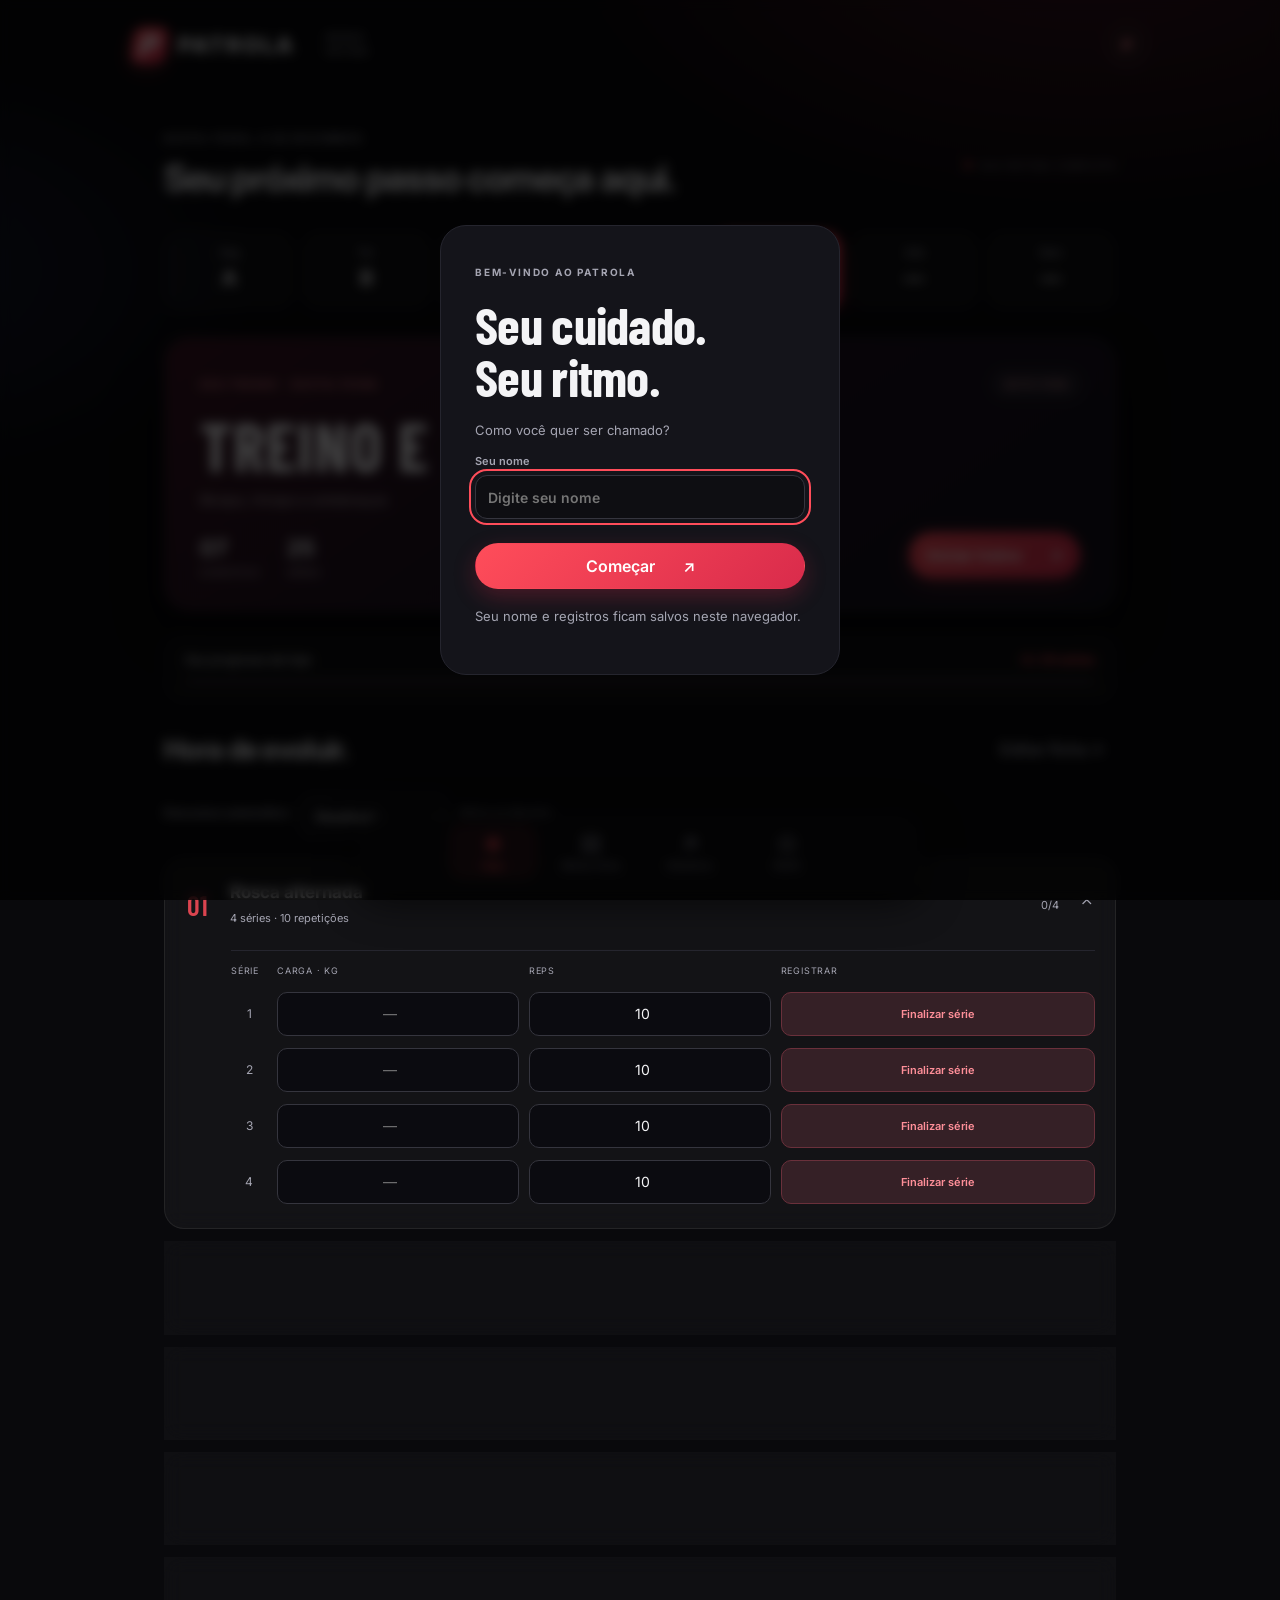
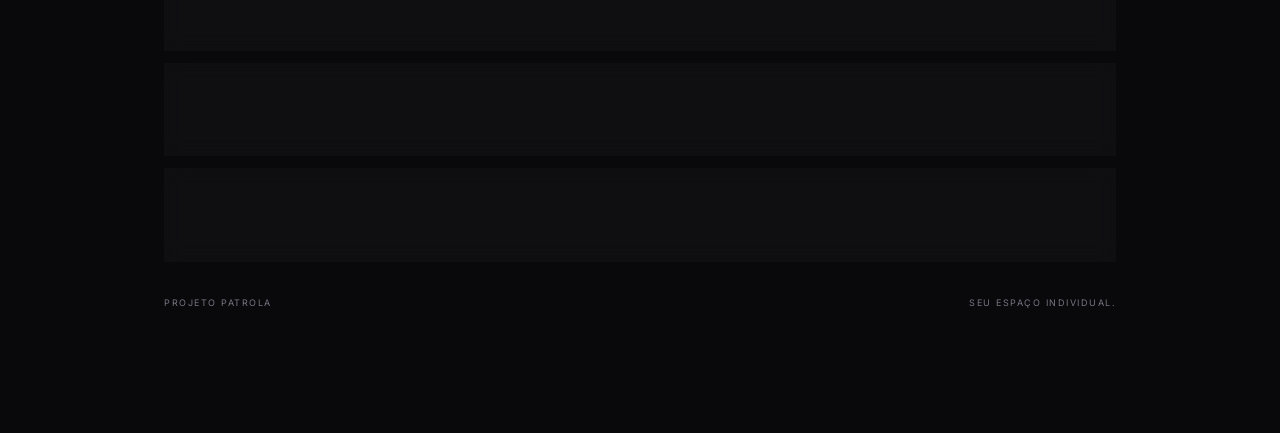
<file: index.html>
<!doctype html>
<html lang="pt-BR">
<head>
  <meta charset="utf-8">
  <meta name="viewport" content="width=device-width, initial-scale=1, viewport-fit=cover">
  <meta name="theme-color" content="#0b0b0e">
  <meta name="description" content="Ficha de treino A–E com cardio e registro de séries.">
  <meta name="apple-mobile-web-app-capable" content="yes">
  <title>Patrola · Minha rotina</title>
  <link rel="icon" href="icon.svg" type="image/svg+xml">
  <link rel="manifest" href="manifest.json">
  <link rel="stylesheet" href="style.css?v=4">
  <script src="app.js?v=4" defer></script>
</head>
<body>
  <header class="topbar"><a class="brand" href="./" aria-label="Patrola, início"><span class="brand-icon">P<span></span></span>PATROLA<span class="brand-tag">MINHA ROTINA</span></a><button id="profile-shortcut" class="avatar" aria-label="Abrir perfil">P</button></header>
  <main>
    <div class="welcome"><div><p id="date-label" class="eyebrow"></p><h1 id="greeting">Seu próximo passo começa aqui.</h1></div><span class="live-label"><i></i> SUA ROTINA COMPLETA</span></div>
    <section id="view-today" aria-label="Treino de hoje"></section>
    <section id="view-plans" hidden aria-label="Minha ficha"></section>
    <section id="view-history" hidden aria-label="Histórico"></section>
    <section id="view-profile" hidden aria-label="Meu perfil"></section>
    <p class="footer-note">PROJETO PATROLA <span>SEU ESPAÇO INDIVIDUAL.</span></p>
  </main>
  <nav class="tabbar" aria-label="Navegação principal">
    <button data-tab="today" class="active"><span aria-hidden="true">◈</span>Hoje</button>
    <button data-tab="plans"><span aria-hidden="true">▤</span>Minha ficha</button>
    <button data-tab="history"><span aria-hidden="true">↗</span>Histórico</button>
    <button data-tab="profile"><span aria-hidden="true">◎</span>Perfil</button>
  </nav>
  <aside id="rest-bar" class="rest-bar" hidden><div><span class="eyebrow">DESCANSO</span><strong id="rest-clock" role="timer">00:00</strong></div><button id="rest-extra" class="ghost">+30s</button><button id="rest-stop" class="ghost">Encerrar</button></aside>
  <aside id="set-timer" class="set-timer" hidden><div><span class="eyebrow">TEMPO DA SÉRIE</span><p id="set-timer-name"></p><strong id="set-clock" role="timer">00:00</strong></div><div><button id="set-pause" class="outline">Pausar</button><button id="set-cancel" class="ghost">Encerrar</button></div></aside>
  <div id="toast" role="status" aria-live="polite"></div>
  <dialog id="name-dialog"><form id="name-form"><span class="eyebrow red">BEM-VINDO AO PATROLA</span><h2>Seu cuidado.<br>Seu ritmo.</h2><p>Como você quer ser chamado?</p><label>Seu nome<input id="user-name" name="name" autocomplete="given-name" required maxlength="40" placeholder="Digite seu nome"></label><button class="primary wide" type="submit">Começar <span>↗</span></button><p class="muted small">Seu nome e registros ficam salvos neste navegador.</p></form></dialog>
  <dialog id="edit-dialog"><form id="edit-form"><div class="section-heading"><div><span class="eyebrow red">SUA FICHA, DO SEU JEITO</span><h2 id="edit-title">Editar treino</h2></div><button type="button" class="ghost" id="close-editor" aria-label="Fechar editor">✕</button></div><div class="form-grid"><label>Nome do treino<input name="title" required maxlength="60" placeholder="Treino F"></label><label>Dia da semana<select name="day"><option value="-1">Sem dia fixo</option><option value="1">Segunda-feira</option><option value="2">Terça-feira</option><option value="3">Quarta-feira</option><option value="4">Quinta-feira</option><option value="5">Sexta-feira</option><option value="6">Sábado</option><option value="0">Domingo</option></select></label></div><label>Foco do treino<input name="focus" maxlength="100" placeholder="Ex.: Peito e ombros"></label><div class="section-heading"><h3>Exercícios</h3><span class="muted small">Na ordem de execução</span></div><div id="editor-exercises"></div><button id="add-exercise" class="outline wide" type="button">+ Adicionar exercício</button><p class="muted small">Alterações valem para sessões ainda não iniciadas. Os registros anteriores são preservados.</p><div class="dialog-footer"><button id="delete-plan" type="button" class="danger">Excluir treino</button><button class="primary" type="submit">Salvar treino ✓</button></div></form></dialog>
</body>
</html>
</file>
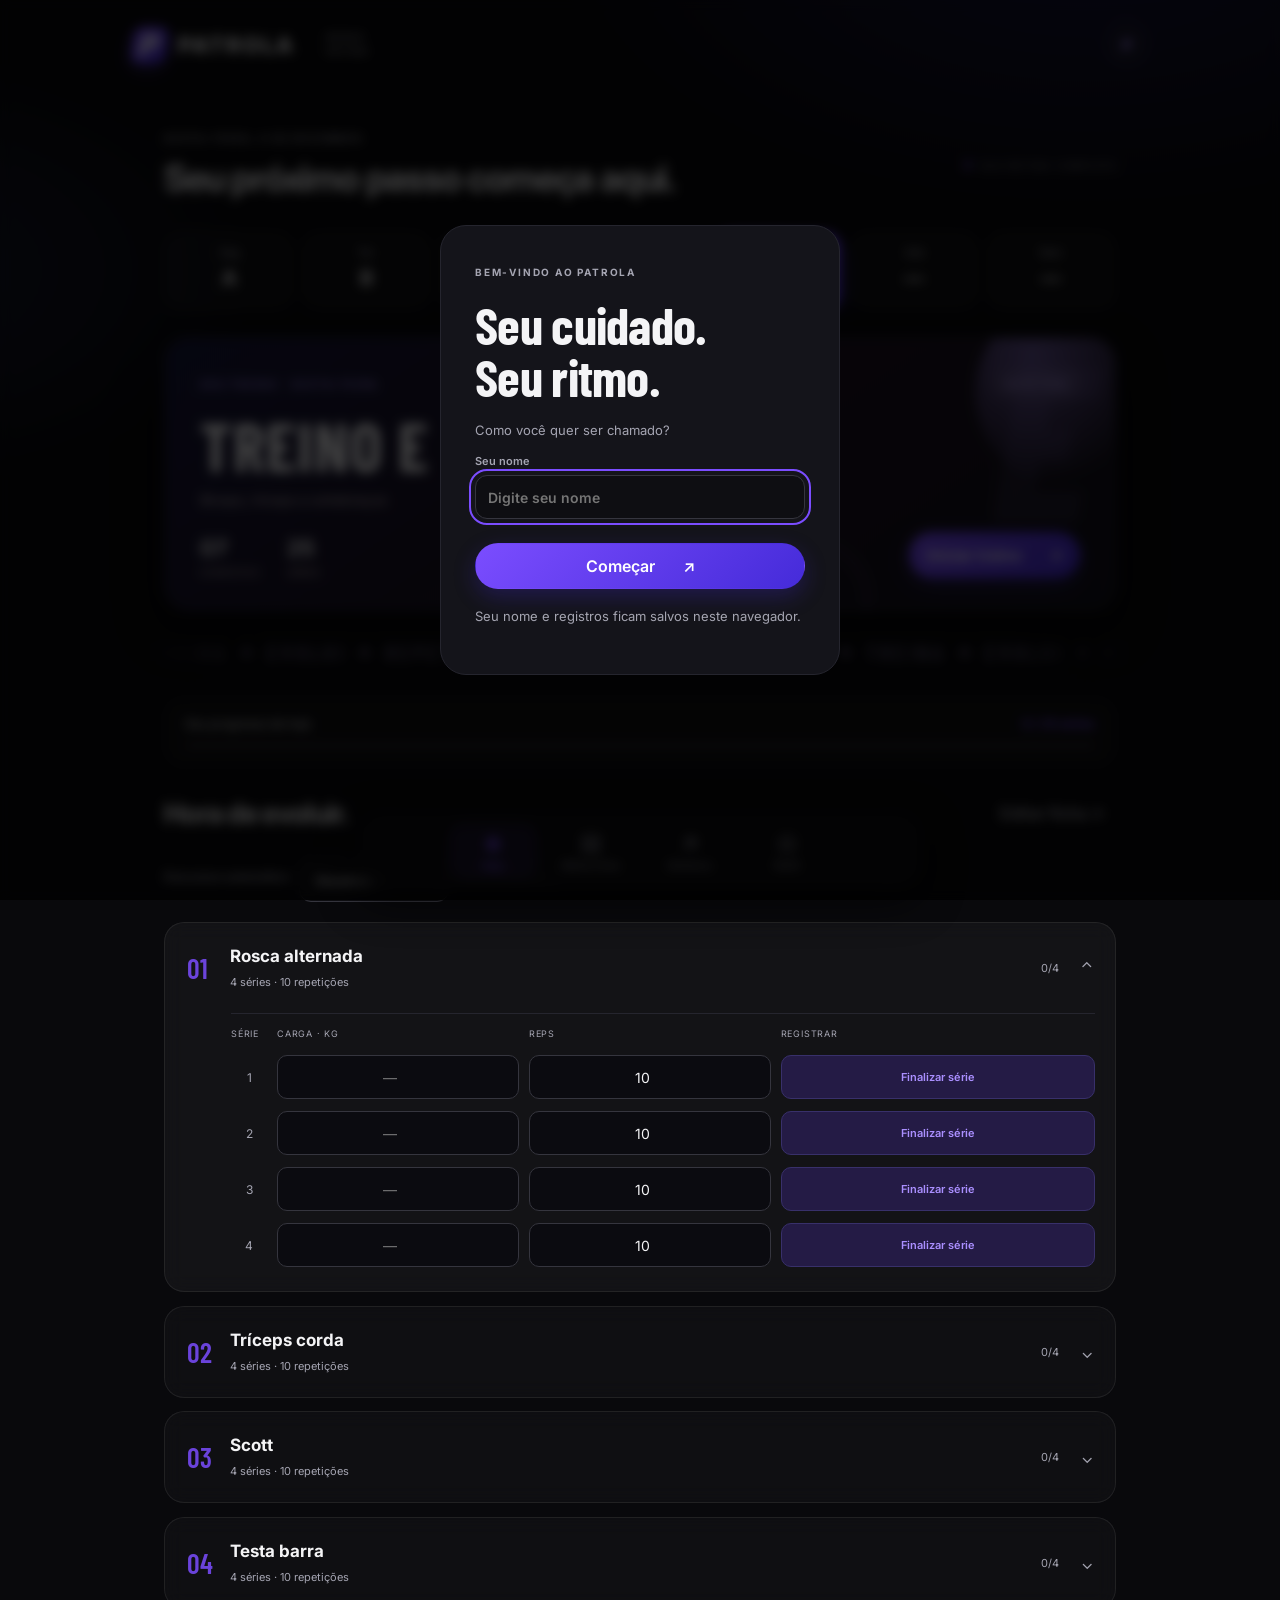
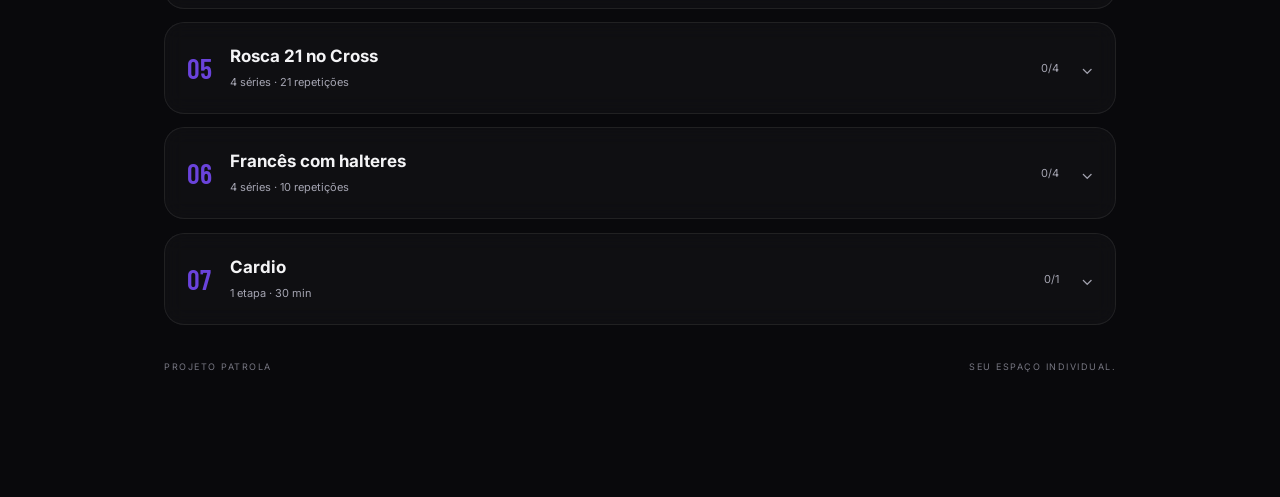
<file: joelho/index.html>
<!doctype html>
<html lang="pt-BR">
<head>
  <meta charset="utf-8">
  <meta name="viewport" content="width=device-width, initial-scale=1, viewport-fit=cover">
  <meta name="theme-color" content="#0b0b0e">
  <meta name="description" content="Ficha de treino A–E com cardio e registro de séries.">
  <meta name="apple-mobile-web-app-capable" content="yes">
  <title>Patrola · Minha rotina</title>
  <link rel="icon" href="icon.svg" type="image/svg+xml">
  <link rel="apple-touch-icon" href="apple-touch-icon.png">
  <link rel="manifest" href="manifest.json">
  <link rel="stylesheet" href="style.css?v=6">
  <script src="app.js?v=6" defer></script>
  <script src="motion.js?v=6" defer></script>
</head>
<body>
  <header class="topbar"><a class="brand" href="./" aria-label="Patrola, início"><span class="brand-icon">P<span></span></span>PATROLA<span class="brand-tag">MINHA ROTINA</span></a><button id="profile-shortcut" class="avatar" aria-label="Abrir perfil">P</button></header>
  <main>
    <div class="welcome"><div><p id="date-label" class="eyebrow"></p><h1 id="greeting">Seu próximo passo começa aqui.</h1></div><span class="live-label"><i></i> SUA ROTINA COMPLETA</span></div>
    <section id="view-today" aria-label="Treino de hoje"></section>
    <section id="view-plans" hidden aria-label="Minha ficha"></section>
    <section id="view-history" hidden aria-label="Histórico"></section>
    <section id="view-profile" hidden aria-label="Meu perfil"></section>
    <p class="footer-note">PROJETO PATROLA <span>SEU ESPAÇO INDIVIDUAL.</span></p>
  </main>
  <nav class="tabbar" aria-label="Navegação principal">
    <button data-tab="today" class="active"><span aria-hidden="true">◈</span>Hoje</button>
    <button data-tab="plans"><span aria-hidden="true">▤</span>Minha ficha</button>
    <button data-tab="history"><span aria-hidden="true">↗</span>Histórico</button>
    <button data-tab="profile"><span aria-hidden="true">◎</span>Perfil</button>
  </nav>
  <aside id="rest-bar" class="rest-bar" hidden><div><span class="eyebrow">DESCANSO</span><strong id="rest-clock" role="timer">00:00</strong></div><button id="rest-extra" class="ghost">+30s</button><button id="rest-stop" class="ghost">Encerrar</button></aside>
  <aside id="set-timer" class="set-timer" hidden><div><span class="eyebrow">TEMPO DA SÉRIE</span><p id="set-timer-name"></p><strong id="set-clock" role="timer">00:00</strong></div><div><button id="set-pause" class="outline">Pausar</button><button id="set-cancel" class="ghost">Encerrar</button></div></aside>
  <div id="toast" role="status" aria-live="polite"></div>
  <dialog id="name-dialog"><form id="name-form"><span class="eyebrow red">BEM-VINDO AO PATROLA</span><h2>Seu cuidado.<br>Seu ritmo.</h2><p>Como você quer ser chamado?</p><label>Seu nome<input id="user-name" name="name" autocomplete="given-name" required maxlength="40" placeholder="Digite seu nome"></label><button class="primary wide" type="submit">Começar <span>↗</span></button><p class="muted small">Seu nome e registros ficam salvos neste navegador.</p></form></dialog>
  <dialog id="edit-dialog"><form id="edit-form"><div class="section-heading"><div><span class="eyebrow red">SUA FICHA, DO SEU JEITO</span><h2 id="edit-title">Editar treino</h2></div><button type="button" class="ghost" id="close-editor" aria-label="Fechar editor">✕</button></div><div class="form-grid"><label>Nome do treino<input name="title" required maxlength="60" placeholder="Treino F"></label><label>Dia da semana<select name="day"><option value="-1">Sem dia fixo</option><option value="1">Segunda-feira</option><option value="2">Terça-feira</option><option value="3">Quarta-feira</option><option value="4">Quinta-feira</option><option value="5">Sexta-feira</option><option value="6">Sábado</option><option value="0">Domingo</option></select></label></div><label>Foco do treino<input name="focus" maxlength="100" placeholder="Ex.: Peito e ombros"></label><div class="section-heading"><h3>Exercícios</h3><span class="muted small">Na ordem de execução</span></div><div id="editor-exercises"></div><button id="add-exercise" class="outline wide" type="button">+ Adicionar exercício</button><p class="muted small">Alterações valem para sessões ainda não iniciadas. Os registros anteriores são preservados.</p><div class="dialog-footer"><button id="delete-plan" type="button" class="danger">Excluir treino</button><button class="primary" type="submit">Salvar treino ✓</button></div></form></dialog>
</body>
</html>
</file>
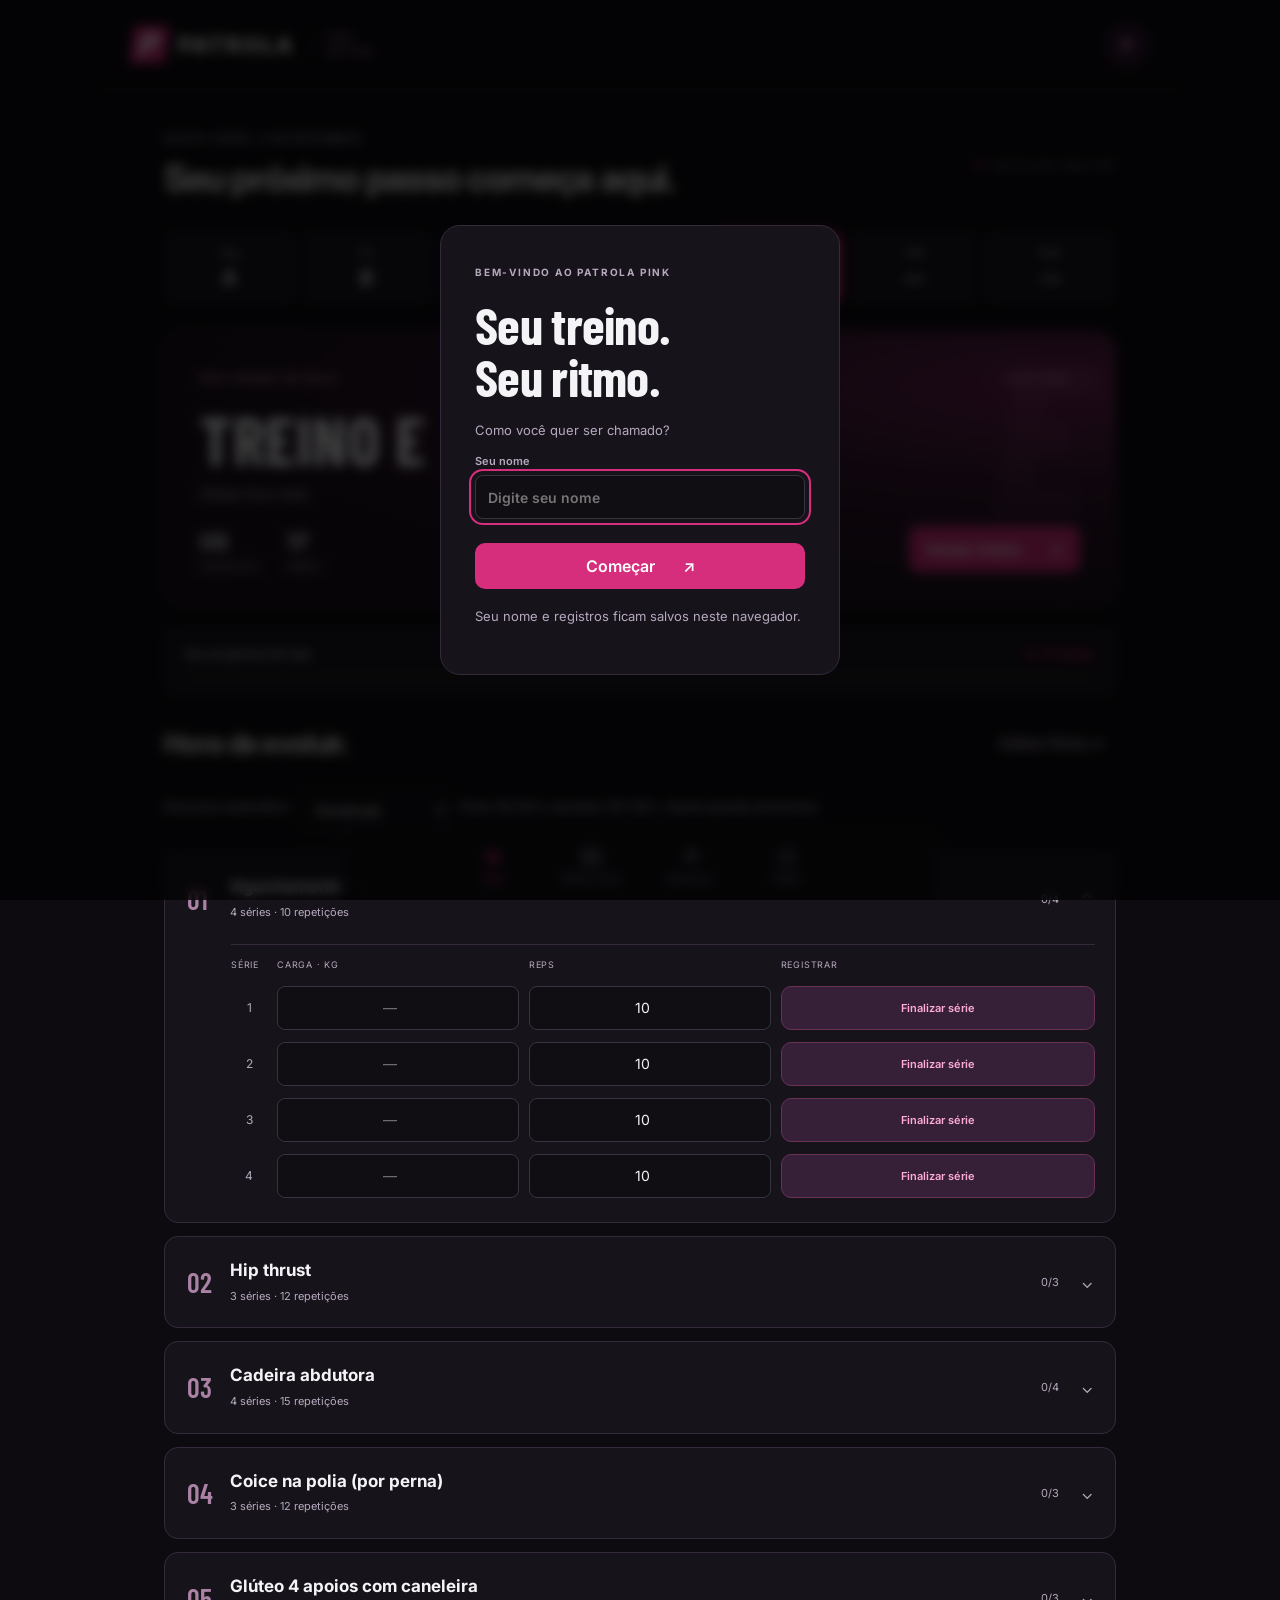
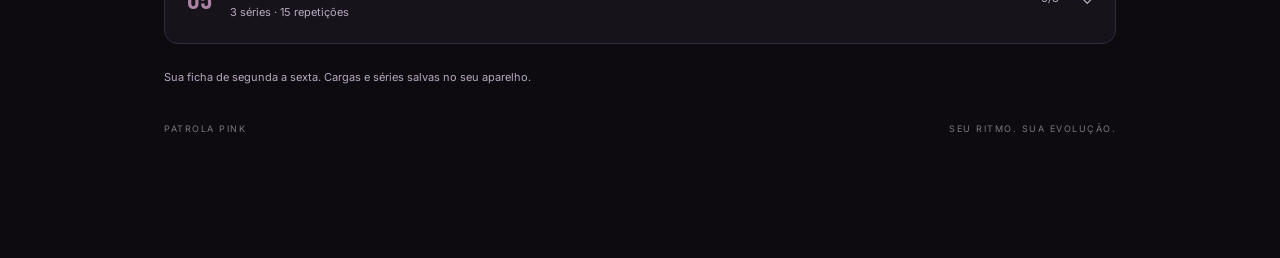
<file: rosa/index.html>
<!doctype html>
<html lang="pt-BR">
<head>
  <meta charset="utf-8">
  <meta name="viewport" content="width=device-width, initial-scale=1, viewport-fit=cover">
  <meta name="theme-color" content="#0e0b10">
  <meta name="description" content="Sua ficha, seu ritmo. Treinos, cargas e séries no Patrola Pink.">
  <meta name="apple-mobile-web-app-capable" content="yes">
  <title>Patrola Pink · Seu treino</title>
  <link rel="icon" href="icon.svg" type="image/svg+xml">
  <link rel="manifest" href="manifest.json">
  <link rel="stylesheet" href="style.css?v=pink1">
  <script src="app.js?v=pink1" defer></script>
</head>
<body>
  <header class="topbar"><a class="brand" href="./" aria-label="Patrola, início"><span class="brand-icon">P<span></span></span>PATROLA<span class="brand-tag">PINK EDITION</span></a><button id="profile-shortcut" class="avatar" aria-label="Abrir perfil">P</button></header>
  <main>
    <div class="welcome"><div><p id="date-label" class="eyebrow"></p><h1 id="greeting">Seu próximo passo começa aqui.</h1></div><span class="live-label"><i></i> UM DIA DE CADA VEZ</span></div>
    <section id="view-today" aria-label="Treino de hoje"></section>
    <section id="view-plans" hidden aria-label="Minha ficha"></section>
    <section id="view-history" hidden aria-label="Histórico"></section>
    <section id="view-profile" hidden aria-label="Meu perfil"></section>
    <p class="source-note">Sua ficha de segunda a sexta. Cargas e séries salvas no seu aparelho.</p><p class="footer-note">PATROLA PINK <span>SEU RITMO. SUA EVOLUÇÃO.</span></p>
  </main>
  <nav class="tabbar" aria-label="Navegação principal">
    <button data-tab="today" class="active"><span aria-hidden="true">◈</span>Hoje</button>
    <button data-tab="plans"><span aria-hidden="true">▤</span>Minha ficha</button>
    <button data-tab="history"><span aria-hidden="true">↗</span>Histórico</button>
    <button data-tab="profile"><span aria-hidden="true">◎</span>Perfil</button>
  </nav>
  <aside id="rest-bar" class="rest-bar" hidden><div><span class="eyebrow">DESCANSO</span><strong id="rest-clock" role="timer">00:00</strong></div><button id="rest-extra" class="ghost">+30s</button><button id="rest-stop" class="ghost">Encerrar</button></aside>
  <aside id="set-timer" class="set-timer" hidden><div><span class="eyebrow">TEMPO DA SÉRIE</span><p id="set-timer-name"></p><strong id="set-clock" role="timer">00:00</strong></div><div><button id="set-pause" class="outline">Pausar</button><button id="set-cancel" class="ghost">Encerrar</button></div></aside>
  <div id="toast" role="status" aria-live="polite"></div>
  <dialog id="name-dialog"><form id="name-form"><span class="eyebrow red">BEM-VINDO AO PATROLA PINK</span><h2>Seu treino.<br>Seu ritmo.</h2><p>Como você quer ser chamado?</p><label>Seu nome<input id="user-name" name="name" autocomplete="given-name" required maxlength="40" placeholder="Digite seu nome"></label><button class="primary wide" type="submit">Começar <span>↗</span></button><p class="muted small">Seu nome e registros ficam salvos neste navegador.</p></form></dialog>
  <dialog id="edit-dialog"><form id="edit-form"><div class="section-heading"><div><span class="eyebrow red">SUA FICHA, DO SEU JEITO</span><h2 id="edit-title">Editar treino</h2></div><button type="button" class="ghost" id="close-editor" aria-label="Fechar editor">✕</button></div><div class="form-grid"><label>Nome do treino<input name="title" required maxlength="60" placeholder="Treino F"></label><label>Dia da semana<select name="day"><option value="-1">Sem dia fixo</option><option value="1">Segunda-feira</option><option value="2">Terça-feira</option><option value="3">Quarta-feira</option><option value="4">Quinta-feira</option><option value="5">Sexta-feira</option><option value="6">Sábado</option><option value="0">Domingo</option></select></label></div><label>Foco do treino<input name="focus" maxlength="100" placeholder="Ex.: Peito e ombros"></label><div class="section-heading"><h3>Exercícios</h3><span class="muted small">Na ordem de execução</span></div><div id="editor-exercises"></div><button id="add-exercise" class="outline wide" type="button">+ Adicionar exercício</button><p class="muted small">Alterações valem para sessões ainda não iniciadas. Os registros anteriores são preservados.</p><div class="dialog-footer"><button id="delete-plan" type="button" class="danger">Excluir treino</button><button class="primary" type="submit">Salvar treino ✓</button></div></form></dialog>
</body>
</html>
</file>
<file: style.css>
@import url('https://fonts.googleapis.com/css2?family=Barlow+Condensed:wght@600;700;800&family=Inter:wght@400;500;600;700;800&display=swap');
:root{color-scheme:dark;--bg:#0b0b0e;--surface:#141418;--raised:#1c1c22;--border:#2a2a32;--muted:#a5a5b2;--red:#f23845;--text:#f4f4f6;--green:#74dda4;font-family:Inter,system-ui,sans-serif;background:var(--bg);color:var(--text)}
*{box-sizing:border-box}body{margin:0;padding-bottom:100px}button,input,select{font:inherit}button,a,input,select{ -webkit-tap-highlight-color:transparent}button{cursor:pointer}button{border:1px solid transparent;color:var(--text);background:var(--raised);border-radius:10px;padding:12px 17px;font-weight:600;min-height:44px}button:hover{filter:brightness(1.17)}button:disabled{cursor:default;opacity:.5}button:focus-visible,a:focus-visible,input:focus-visible,select:focus-visible,summary:focus-visible{outline:2px solid var(--red);outline-offset:4px}a{color:inherit}h1,h2,h3,p{margin-top:0}h1{font-size:clamp(24px,4vw,36px);letter-spacing:-1.2px;margin:10px 0 0}h2{font-size:27px;letter-spacing:-.7px;margin:4px 0 14px}h3{font-size:17px;line-height:1.4;margin:0}p{line-height:1.6}small,.small{font-size:12px}.muted{color:var(--muted)}.red{color:var(--red)}[hidden]{display:none!important}.topbar{height:90px;max-width:1080px;margin:auto;padding:0 32px;display:flex;align-items:center;justify-content:space-between;border-bottom:1px solid var(--border)}.brand{display:flex;align-items:center;gap:11px;text-decoration:none;letter-spacing:2px;font-weight:800;font-size:22px}.brand-icon{display:grid;place-items:center;background:var(--red);color:white;width:35px;height:37px;transform:skew(-8deg);font-style:italic;font-size:29px;letter-spacing:-4px;padding-right:5px}.brand-tag{font-size:8px;color:var(--muted);letter-spacing:2px;border-left:1px solid var(--border);padding-left:15px;margin-left:5px;max-width:70px;line-height:1.7}.avatar{border-radius:50%;height:42px;width:42px;padding:0;background:#29171d;border:1px solid #653039;color:#ff8790;font-weight:800}.welcome{display:flex;justify-content:space-between;align-items:center;margin:35px 0 30px}.eyebrow{font-size:10px;letter-spacing:1.8px;font-weight:700;text-transform:uppercase;margin:0;color:var(--muted)}.live-label{font-size:9px;letter-spacing:1.5px;color:var(--muted);display:flex;gap:9px;align-items:center}.live-label i{width:6px;height:6px;background:var(--red);border-radius:50%}main{max-width:1000px;padding:0 24px;margin:auto}.days{display:flex;gap:9px;margin-bottom:22px;overflow-x:auto;padding:2px 1px 5px}.day{flex:1;min-width:62px;border:1px solid var(--border);background:var(--surface);display:flex;flex-direction:column;align-items:center;padding:12px 8px;gap:8px}.day small{font-size:10px;color:var(--muted)}.day b{font-size:20px}.day.active{background:var(--red);border-color:var(--red)}.day.active small{color:white}.day.is-today:not(.active){border-color:var(--red)}.hero{background:radial-gradient(ellipse at 95% 20%,#6e202c 0%,#30171e 35%,#191317 70%);border:1px solid #52303a;border-radius:20px;padding:30px;position:relative;overflow:hidden;margin-bottom:23px}.hero:after{content:attr(data-letter);position:absolute;right:18px;top:-35px;font:800 220px 'Barlow Condensed',Impact,sans-serif;color:#ff6a7710;transform:skew(-10deg);pointer-events:none}.hero .eyebrow{color:#ff9099}.hero h2{font:700 clamp(46px,7vw,68px)/1 'Barlow Condensed',Impact,sans-serif;letter-spacing:.5px;text-transform:uppercase;margin:13px 0 10px}.hero p{color:#c7b8bf;font-size:14px;margin-bottom:21px}.hero-top{display:flex;justify-content:space-between;align-items:center;gap:15px;position:relative;z-index:1}.pill{font-size:10px;padding:7px 11px;border-radius:20px;border:1px solid #71404a;color:#ffacb3;white-space:nowrap}.hero-bottom{display:flex;justify-content:space-between;gap:20px;align-items:end;position:relative;z-index:1}.hero-stats{display:flex;gap:28px}.hero-stats strong{font-size:22px;display:block}.hero-stats small{display:block;font-size:10px;color:#bbaab2;margin-top:5px}.primary{background:var(--red);color:white}.primary span{margin-left:24px}.outline{background:transparent;border-color:var(--border)}.ghost{background:transparent;color:var(--muted);padding:9px 12px}.danger{background:transparent;color:#ff8b95}.wide{width:100%}.section-heading{display:flex;justify-content:space-between;align-items:center;gap:10px;margin:25px 0 16px}.section-heading h2{margin:0}.section-heading .eyebrow{margin-bottom:6px}.progress-panel{border:1px solid var(--border);background:var(--surface);padding:17px 20px;border-radius:12px;margin-bottom:23px}.progress-panel .row{display:flex;justify-content:space-between;align-items:center;font-size:12px}.progress-panel strong{color:var(--red)}progress{display:block;appearance:none;height:5px;width:100%;border:0;border-radius:10px;margin-top:12px;background:#2d282d}progress::-webkit-progress-bar{background:#2d282d;border-radius:10px}progress::-webkit-progress-value{background:var(--red);border-radius:10px}progress::-moz-progress-bar{background:var(--red);border-radius:10px}.exercise{background:var(--surface);border:1px solid var(--border);border-radius:14px;margin-bottom:13px;overflow:hidden}.exercise summary{padding:20px;display:flex;gap:15px;align-items:center;cursor:pointer;list-style:none}.exercise summary::-webkit-details-marker{display:none}.exercise-number{font:600 28px 'Barlow Condensed',sans-serif;color:#676773;min-width:28px}.exercise-info{flex:1}.exercise-info p{margin:5px 0 0;font-size:11px;color:var(--muted)}.exercise-count{font-size:11px;color:var(--muted);white-space:nowrap}.chevron{color:var(--muted);margin-left:7px}.exercise[open] .chevron{transform:rotate(180deg)}.exercise.complete{border-color:#345846}.exercise.complete .exercise-number,.exercise.complete .exercise-count{color:var(--green)}.set-table{padding:0 20px 18px}.set-head,.set-row{display:grid;grid-template-columns:36px 1fr 1fr minmax(120px,1.3fr);gap:10px;align-items:center}.set-head{border-top:1px solid var(--border);padding:14px 0 10px;font-size:9px;text-transform:uppercase;color:var(--muted);letter-spacing:.8px}.set-row{padding:6px 0}.set-row>span{text-align:center;font-size:12px;color:var(--muted)}input,select{width:100%;min-width:0;background:#0e0e12;border:1px solid #35353e;border-radius:8px;color:var(--text);padding:12px;font-size:14px;min-height:44px}input:disabled{opacity:.65}.set-row input{text-align:center;padding:10px 4px}.set-row button{font-size:11px;padding:10px 5px;background:#352026;color:#ff8f99;border:1px solid #6a303b}.set-row.done button{background:#183526;border-color:#315b43;color:#8ae2ae}.set-row.done input{border-color:#294334}.load-pair{display:flex;gap:4px}.load-pair input{width:50%}.exercise-note{font-size:12px;color:var(--muted);padding:0 20px 14px;margin:0}.plan-grid{display:grid;grid-template-columns:1fr 1fr;gap:15px}.plan-card{border:1px solid var(--border);border-radius:15px;background:var(--surface);padding:22px;display:flex;flex-direction:column;gap:15px}.plan-card h3{font-size:21px}.plan-card p{margin:0;font-size:13px;color:var(--muted)}.plan-card .actions{margin-top:auto;display:flex;gap:8px}.plan-card .actions button:first-child{flex:1}.empty{padding:40px 20px;text-align:center;border:1px dashed var(--border);border-radius:15px;color:var(--muted)}.empty h3{font-size:22px;color:var(--text);margin-bottom:12px}.empty p{font-size:14px}.empty .empty-icon{font-size:42px;color:var(--red);display:block;margin-bottom:15px}.tabbar{position:fixed;z-index:10;bottom:0;left:50%;transform:translateX(-50%);width:100%;display:flex;justify-content:center;gap:35px;background:#101013f5;border-top:1px solid var(--border);backdrop-filter:blur(14px);padding:8px 15px max(8px,env(safe-area-inset-bottom))}.tabbar button{display:flex;flex-direction:column;gap:5px;align-items:center;background:transparent;color:#898996;font-size:10px;border-radius:0;min-width:90px;padding:7px 10px}.tabbar button span{font-size:23px;line-height:1}.tabbar button.active{color:var(--red)}.footer-note{margin:35px 0 22px;font-size:9px;letter-spacing:1.5px;color:#777782;display:flex;justify-content:space-between}.rest-bar{position:fixed;z-index:12;bottom:85px;left:50%;transform:translateX(-50%);width:calc(100% - 32px);max-width:440px;background:#252027;border:1px solid #a14856;border-radius:14px;box-shadow:0 10px 35px #0008;padding:13px 18px;display:flex;align-items:center;gap:8px}.rest-bar>div{flex:1}.rest-bar .eyebrow{font-size:8px;display:block}.rest-bar strong{font-size:24px;font-variant-numeric:tabular-nums}#toast{position:fixed;left:50%;transform:translate(-50%,20px);bottom:170px;z-index:40;background:#eee;color:#17171c;border-radius:10px;padding:13px 20px;font-size:13px;opacity:0;transition:.2s;pointer-events:none;max-width:90%;text-align:center}#toast.visible{opacity:1;transform:translate(-50%,0)}dialog{color:var(--text);background:var(--surface);border:1px solid var(--border);border-radius:20px;width:calc(100% - 32px);max-width:660px;max-height:90dvh;padding:28px}dialog::backdrop{background:#000b;backdrop-filter:blur(6px)}#name-dialog{max-width:400px;padding:34px}#name-dialog h2{font:700 52px/1 'Barlow Condensed',Impact,sans-serif;margin:18px 0}#name-dialog p{font-size:13px;color:var(--muted)}label{display:block;font-size:11px;font-weight:600;color:var(--muted);margin-bottom:15px}label input,label select{margin-top:7px}#name-dialog .primary{margin:9px 0 17px}.form-grid{display:grid;grid-template-columns:1fr 1fr;gap:14px}.editor-row{border:1px solid var(--border);border-radius:10px;padding:16px;margin-bottom:14px;background:#101013}.editor-controls{display:flex;justify-content:space-between;align-items:center;margin-bottom:8px}.editor-controls button{min-height:36px;padding:6px 9px}.editor-row .form-grid{grid-template-columns:1fr 1fr 1fr;gap:10px}.check-label{display:flex;align-items:center;gap:9px;margin:0}.check-label input{width:17px;min-height:17px;margin:0;accent-color:var(--red)}.dialog-footer{display:flex;justify-content:space-between;gap:12px;border-top:1px solid var(--border);padding-top:20px;margin-top:16px}.profile-card{max-width:580px;background:var(--surface);border:1px solid var(--border);border-radius:15px;padding:25px}.profile-card h3{margin:25px 0 10px}.profile-card p{font-size:13px;color:var(--muted)}.profile-actions{display:flex;gap:10px;flex-wrap:wrap}.history-card{background:var(--surface);border:1px solid var(--border);border-radius:12px;padding:20px;margin-bottom:12px}.history-card summary{cursor:pointer;line-height:1.7}.history-card summary strong{margin-right:12px}.history-card .history-ex{border-top:1px solid var(--border);padding-top:14px;margin-top:14px;font-size:13px}.history-card p{color:var(--muted);font-size:12px;margin:5px 0}.metric-row{display:flex;gap:12px;margin-bottom:22px}.metric-row>div{flex:1;background:var(--surface);border:1px solid var(--border);border-radius:12px;padding:18px}.metric-row strong{display:block;font-size:27px}.metric-row small{color:var(--muted);font-size:10px}.rest-config{display:flex;align-items:center;gap:10px;font-size:12px;color:var(--muted);margin:0 0 20px}.rest-config select{max-width:150px;font-size:12px}.banner{border:1px solid #3b664b;background:#14261a;color:#99e0af;border-radius:12px;padding:16px;font-size:14px;margin-bottom:20px}
@media(min-width:800px){.exercise summary{padding:22px}.set-table{padding-left:66px}.hero{padding:32px 35px}.day{padding:13px}.tabbar{width:600px;border:1px solid var(--border);border-bottom:0;border-radius:18px 18px 0 0}.welcome{margin:40px 0 30px}}
@media(max-width:600px){.topbar{height:72px;padding:0 20px}.brand{font-size:20px}.brand-tag{display:none}main{padding:0 16px}.welcome{margin:26px 0 24px}.live-label{display:none}.hero{padding:22px}.hero h2{font-size:52px}.hero-bottom{align-items:center}.hero-stats{gap:18px}.hero-stats strong{font-size:20px}.hero-bottom .primary{font-size:12px;padding:13px}.hero-bottom .primary span{margin-left:8px}.plan-grid{grid-template-columns:1fr}.tabbar{gap:0;justify-content:space-around}.tabbar button{min-width:0;flex:1;padding:6px}.exercise summary{padding:17px 14px;gap:11px}.exercise-info h3{font-size:14px}.exercise-count{font-size:10px}.set-table{padding:0 12px 15px}.set-head,.set-row{grid-template-columns:26px 1fr .8fr 116px;gap:6px}.set-row button{font-size:10px}.set-row input{font-size:13px}.section-heading h2{font-size:23px}.section-heading button{font-size:11px;padding:10px}.footer-note span{font-size:8px;letter-spacing:.6px}dialog{padding:20px}.editor-row{padding:12px}.form-grid{gap:10px}.pill{font-size:9px;padding:6px 8px}.days{gap:6px}.day{min-width:52px;padding:10px 5px}.day small{font-size:9px}.day b{font-size:17px}.rest-config{flex-wrap:wrap}}
@media(prefers-reduced-motion:reduce){*{transition:none!important;scroll-behavior:auto!important}}

.schedule-note{font-size:10px;color:#f99099;letter-spacing:1.3px;margin:5px 0 16px}.source-note{font-size:11px;color:var(--muted);line-height:1.6;margin:25px 0}.set-actions{display:flex;flex-direction:column;gap:5px}.set-actions button{width:100%}.set-actions .timer-button{background:#24242d;border-color:#43434d;color:#ddd}.set-timer{position:fixed;bottom:86px;left:50%;transform:translateX(-50%);z-index:15;width:calc(100% - 30px);max-width:440px;background:#24171e;border:1px solid #a34250;border-radius:16px;padding:18px;display:flex;align-items:center;gap:18px;box-shadow:0 10px 35px #0009}.set-timer>div:first-child{flex:1}.set-timer p{font-size:11px;margin:5px 0;color:var(--muted)}.set-timer strong{font-size:32px;font-variant-numeric:tabular-nums}.set-timer>div:last-child{display:flex;flex-direction:column;gap:6px}.profile-card li{font-size:13px;line-height:1.7;color:var(--muted);margin:8px 0}.tabbar{gap:8px}.exercise-note{line-height:1.7;padding-top:2px}.hero:after{display:none}@media(max-width:600px){.tabbar{gap:0}.tabbar button{font-size:9px;padding:7px 3px}.brand-tag{display:block}.set-row{padding:10px 0;border-bottom:1px solid #24242d}}


.daily-program{display:flex;gap:10px;margin:0 0 22px}.program-step{flex:1;display:flex;align-items:center;gap:12px;border:1px solid var(--border);background:var(--surface);text-align:left;padding:16px}.program-step.selected{border-color:var(--red);background:#2b171e}.program-step.finished .program-order{color:var(--green);border-color:#376749}.program-order{display:grid;place-items:center;border:1px solid #59434b;border-radius:50%;width:28px;height:28px;flex-shrink:0;color:#ff9fa8;font-size:12px}.program-step small{display:block;color:var(--muted);font-size:10px;margin-bottom:5px}.program-step strong{display:block;font-size:15px}.program-status{font-size:10px;color:var(--muted);margin-left:auto}.banner button{display:block;margin-top:12px}.day{min-height:89px}@media(max-width:600px){.daily-program{gap:7px}.program-step{padding:12px 10px;gap:8px;flex-wrap:wrap}.program-status{margin-left:36px}.program-step strong{font-size:13px}.program-step small{font-size:9px}}

/* Visual v4 */
:root{--bg:#09090c;--surface:#121217;--raised:#1b1b22;--border:#25252e;--red:#ff4d5a;--red2:#d92b4b}
body{background:radial-gradient(900px 480px at 85% -8%,#3a1520 0,transparent 60%),radial-gradient(700px 400px at -10% 30%,#171a2e 0,transparent 55%),var(--bg);background-attachment:fixed}
.topbar{border-bottom:0}.brand-icon{border-radius:10px;background:linear-gradient(135deg,var(--red),var(--red2));box-shadow:0 6px 20px #ff4d5a44}
button{border-radius:999px}.primary{background:linear-gradient(135deg,var(--red),var(--red2));box-shadow:0 8px 22px #d92b4b44}.outline{border-color:#34343f}
.day{border-radius:16px;background:#ffffff08;backdrop-filter:blur(8px)}.day.active{background:linear-gradient(160deg,var(--red),var(--red2));box-shadow:0 8px 22px #d92b4b44}.day.is-today:not(.active){box-shadow:inset 0 0 0 1px var(--red)}.day{min-height:78px}
.hero{border-radius:26px;border:1px solid #ffffff14;background:linear-gradient(145deg,#3b1623 0,#1a1220 55%,#12121a 100%);box-shadow:0 20px 50px #0007}.hero h2{letter-spacing:1px}.pill{background:#ffffff0d;border-color:#ffffff22}
.progress-panel,.exercise,.plan-card,.history-card,.metric-row>div,.profile-card{border-radius:20px;background:#ffffff07;border-color:#ffffff12;backdrop-filter:blur(10px)}
progress::-webkit-progress-value{background:linear-gradient(90deg,var(--red),#ff8a5b)}progress::-moz-progress-bar{background:linear-gradient(90deg,var(--red),#ff8a5b)}
.exercise{transition:border-color .2s}.exercise[open]{background:#ffffff0b}.exercise-number{color:var(--red);opacity:.85}
.set-row{border-radius:12px}.set-row input{border-radius:10px;background:#0b0b10}.set-row button{border-radius:10px}.set-row.done{background:#0f2a1d55}
.tabbar{background:#0d0d11d9;border:1px solid #ffffff14;border-radius:24px;bottom:12px;width:calc(100% - 24px);max-width:560px;box-shadow:0 12px 40px #000a}.tabbar button{border-radius:16px}.tabbar button.active{background:#ff4d5a1c}
dialog{border-radius:26px;background:#14141a}input,select{border-radius:12px}.banner{border-radius:16px}.rest-bar,.set-timer{border-radius:20px;background:#1b1520}
@media(min-width:800px){.tabbar{border-radius:24px}}@media(max-width:600px){.hero h2{font-size:48px}.tabbar{bottom:8px;width:calc(100% - 16px)}}
</file>
<file: joelho/style.css>
@import url('https://fonts.googleapis.com/css2?family=Barlow+Condensed:wght@600;700;800&family=Inter:wght@400;500;600;700;800&display=swap');
:root{color-scheme:dark;--bg:#0b0b0e;--surface:#141418;--raised:#1c1c22;--border:#2a2a32;--muted:#a5a5b2;--red:#6938f2;--text:#f4f4f6;--green:#74dda4;font-family:Inter,system-ui,sans-serif;background:var(--bg);color:var(--text)}
*{box-sizing:border-box}body{margin:0;padding-bottom:100px}button,input,select{font:inherit}button,a,input,select{ -webkit-tap-highlight-color:transparent}button{cursor:pointer}button{border:1px solid transparent;color:var(--text);background:var(--raised);border-radius:10px;padding:12px 17px;font-weight:600;min-height:44px}button:hover{filter:brightness(1.17)}button:disabled{cursor:default;opacity:.5}button:focus-visible,a:focus-visible,input:focus-visible,select:focus-visible,summary:focus-visible{outline:2px solid var(--red);outline-offset:4px}a{color:inherit}h1,h2,h3,p{margin-top:0}h1{font-size:clamp(24px,4vw,36px);letter-spacing:-1.2px;margin:10px 0 0}h2{font-size:27px;letter-spacing:-.7px;margin:4px 0 14px}h3{font-size:17px;line-height:1.4;margin:0}p{line-height:1.6}small,.small{font-size:12px}.muted{color:var(--muted)}.red{color:var(--red)}[hidden]{display:none!important}.topbar{height:90px;max-width:1080px;margin:auto;padding:0 32px;display:flex;align-items:center;justify-content:space-between;border-bottom:1px solid var(--border)}.brand{display:flex;align-items:center;gap:11px;text-decoration:none;letter-spacing:2px;font-weight:800;font-size:22px}.brand-icon{display:grid;place-items:center;background:var(--red);color:white;width:35px;height:37px;transform:skew(-8deg);font-style:italic;font-size:29px;letter-spacing:-4px;padding-right:5px}.brand-tag{font-size:8px;color:var(--muted);letter-spacing:2px;border-left:1px solid var(--border);padding-left:15px;margin-left:5px;max-width:70px;line-height:1.7}.avatar{border-radius:50%;height:42px;width:42px;padding:0;background:#171729;border:1px solid #393065;color:#a687ff;font-weight:800}.welcome{display:flex;justify-content:space-between;align-items:center;margin:35px 0 30px}.eyebrow{font-size:10px;letter-spacing:1.8px;font-weight:700;text-transform:uppercase;margin:0;color:var(--muted)}.live-label{font-size:9px;letter-spacing:1.5px;color:var(--muted);display:flex;gap:9px;align-items:center}.live-label i{width:6px;height:6px;background:var(--red);border-radius:50%}main{max-width:1000px;padding:0 24px;margin:auto}.days{display:flex;gap:9px;margin-bottom:22px;overflow-x:auto;padding:2px 1px 5px}.day{flex:1;min-width:62px;border:1px solid var(--border);background:var(--surface);display:flex;flex-direction:column;align-items:center;padding:12px 8px;gap:8px}.day small{font-size:10px;color:var(--muted)}.day b{font-size:20px}.day.active{background:var(--red);border-color:var(--red)}.day.active small{color:white}.day.is-today:not(.active){border-color:var(--red)}.hero{background:radial-gradient(ellipse at 95% 20%,#2e206e 0%,#181730 35%,#191317 70%);border:1px solid #313052;border-radius:20px;padding:30px;position:relative;overflow:hidden;margin-bottom:23px}.hero:after{content:attr(data-letter);position:absolute;right:18px;top:-35px;font:800 220px 'Barlow Condensed',Impact,sans-serif;color:#8f6aff10;transform:skew(-10deg);pointer-events:none}.hero .eyebrow{color:#ac90ff}.hero h2{font:700 clamp(46px,7vw,68px)/1 'Barlow Condensed',Impact,sans-serif;letter-spacing:.5px;text-transform:uppercase;margin:13px 0 10px}.hero p{color:#c7b8bf;font-size:14px;margin-bottom:21px}.hero-top{display:flex;justify-content:space-between;align-items:center;gap:15px;position:relative;z-index:1}.pill{font-size:10px;padding:7px 11px;border-radius:20px;border:1px solid #464071;color:#c1acff;white-space:nowrap}.hero-bottom{display:flex;justify-content:space-between;gap:20px;align-items:end;position:relative;z-index:1}.hero-stats{display:flex;gap:28px}.hero-stats strong{font-size:22px;display:block}.hero-stats small{display:block;font-size:10px;color:#bbaab2;margin-top:5px}.primary{background:var(--red);color:white}.primary span{margin-left:24px}.outline{background:transparent;border-color:var(--border)}.ghost{background:transparent;color:var(--muted);padding:9px 12px}.danger{background:transparent;color:#a88bff}.wide{width:100%}.section-heading{display:flex;justify-content:space-between;align-items:center;gap:10px;margin:25px 0 16px}.section-heading h2{margin:0}.section-heading .eyebrow{margin-bottom:6px}.progress-panel{border:1px solid var(--border);background:var(--surface);padding:17px 20px;border-radius:12px;margin-bottom:23px}.progress-panel .row{display:flex;justify-content:space-between;align-items:center;font-size:12px}.progress-panel strong{color:var(--red)}progress{display:block;appearance:none;height:5px;width:100%;border:0;border-radius:10px;margin-top:12px;background:#2d282d}progress::-webkit-progress-bar{background:#2d282d;border-radius:10px}progress::-webkit-progress-value{background:var(--red);border-radius:10px}progress::-moz-progress-bar{background:var(--red);border-radius:10px}.exercise{background:var(--surface);border:1px solid var(--border);border-radius:14px;margin-bottom:13px;overflow:hidden}.exercise summary{padding:20px;display:flex;gap:15px;align-items:center;cursor:pointer;list-style:none}.exercise summary::-webkit-details-marker{display:none}.exercise-number{font:600 28px 'Barlow Condensed',sans-serif;color:#676773;min-width:28px}.exercise-info{flex:1}.exercise-info p{margin:5px 0 0;font-size:11px;color:var(--muted)}.exercise-count{font-size:11px;color:var(--muted);white-space:nowrap}.chevron{color:var(--muted);margin-left:7px}.exercise[open] .chevron{transform:rotate(180deg)}.exercise.complete{border-color:#345846}.exercise.complete .exercise-number,.exercise.complete .exercise-count{color:var(--green)}.set-table{padding:0 20px 18px}.set-head,.set-row{display:grid;grid-template-columns:36px 1fr 1fr minmax(120px,1.3fr);gap:10px;align-items:center}.set-head{border-top:1px solid var(--border);padding:14px 0 10px;font-size:9px;text-transform:uppercase;color:var(--muted);letter-spacing:.8px}.set-row{padding:6px 0}.set-row>span{text-align:center;font-size:12px;color:var(--muted)}input,select{width:100%;min-width:0;background:#0e0e12;border:1px solid #35353e;border-radius:8px;color:var(--text);padding:12px;font-size:14px;min-height:44px}input:disabled{opacity:.65}.set-row input{text-align:center;padding:10px 4px}.set-row button{font-size:11px;padding:10px 5px;background:#352026;color:#aa8fff;border:1px solid #38306a}.set-row.done button{background:#183526;border-color:#315b43;color:#8ae2ae}.set-row.done input{border-color:#294334}.load-pair{display:flex;gap:4px}.load-pair input{width:50%}.exercise-note{font-size:12px;color:var(--muted);padding:0 20px 14px;margin:0}.plan-grid{display:grid;grid-template-columns:1fr 1fr;gap:15px}.plan-card{border:1px solid var(--border);border-radius:15px;background:var(--surface);padding:22px;display:flex;flex-direction:column;gap:15px}.plan-card h3{font-size:21px}.plan-card p{margin:0;font-size:13px;color:var(--muted)}.plan-card .actions{margin-top:auto;display:flex;gap:8px}.plan-card .actions button:first-child{flex:1}.empty{padding:40px 20px;text-align:center;border:1px dashed var(--border);border-radius:15px;color:var(--muted)}.empty h3{font-size:22px;color:var(--text);margin-bottom:12px}.empty p{font-size:14px}.empty .empty-icon{font-size:42px;color:var(--red);display:block;margin-bottom:15px}.tabbar{position:fixed;z-index:10;bottom:0;left:50%;transform:translateX(-50%);width:100%;display:flex;justify-content:center;gap:35px;background:#101013f5;border-top:1px solid var(--border);backdrop-filter:blur(14px);padding:8px 15px max(8px,env(safe-area-inset-bottom))}.tabbar button{display:flex;flex-direction:column;gap:5px;align-items:center;background:transparent;color:#898996;font-size:10px;border-radius:0;min-width:90px;padding:7px 10px}.tabbar button span{font-size:23px;line-height:1}.tabbar button.active{color:var(--red)}.footer-note{margin:35px 0 22px;font-size:9px;letter-spacing:1.5px;color:#777782;display:flex;justify-content:space-between}.rest-bar{position:fixed;z-index:12;bottom:85px;left:50%;transform:translateX(-50%);width:calc(100% - 32px);max-width:440px;background:#252027;border:1px solid #5848a1;border-radius:14px;box-shadow:0 10px 35px #0008;padding:13px 18px;display:flex;align-items:center;gap:8px}.rest-bar>div{flex:1}.rest-bar .eyebrow{font-size:8px;display:block}.rest-bar strong{font-size:24px;font-variant-numeric:tabular-nums}#toast{position:fixed;left:50%;transform:translate(-50%,20px);bottom:170px;z-index:40;background:#eee;color:#17171c;border-radius:10px;padding:13px 20px;font-size:13px;opacity:0;transition:.2s;pointer-events:none;max-width:90%;text-align:center}#toast.visible{opacity:1;transform:translate(-50%,0)}dialog{color:var(--text);background:var(--surface);border:1px solid var(--border);border-radius:20px;width:calc(100% - 32px);max-width:660px;max-height:90dvh;padding:28px}dialog::backdrop{background:#000b;backdrop-filter:blur(6px)}#name-dialog{max-width:400px;padding:34px}#name-dialog h2{font:700 52px/1 'Barlow Condensed',Impact,sans-serif;margin:18px 0}#name-dialog p{font-size:13px;color:var(--muted)}label{display:block;font-size:11px;font-weight:600;color:var(--muted);margin-bottom:15px}label input,label select{margin-top:7px}#name-dialog .primary{margin:9px 0 17px}.form-grid{display:grid;grid-template-columns:1fr 1fr;gap:14px}.editor-row{border:1px solid var(--border);border-radius:10px;padding:16px;margin-bottom:14px;background:#101013}.editor-controls{display:flex;justify-content:space-between;align-items:center;margin-bottom:8px}.editor-controls button{min-height:36px;padding:6px 9px}.editor-row .form-grid{grid-template-columns:1fr 1fr 1fr;gap:10px}.check-label{display:flex;align-items:center;gap:9px;margin:0}.check-label input{width:17px;min-height:17px;margin:0;accent-color:var(--red)}.dialog-footer{display:flex;justify-content:space-between;gap:12px;border-top:1px solid var(--border);padding-top:20px;margin-top:16px}.profile-card{max-width:580px;background:var(--surface);border:1px solid var(--border);border-radius:15px;padding:25px}.profile-card h3{margin:25px 0 10px}.profile-card p{font-size:13px;color:var(--muted)}.profile-actions{display:flex;gap:10px;flex-wrap:wrap}.history-card{background:var(--surface);border:1px solid var(--border);border-radius:12px;padding:20px;margin-bottom:12px}.history-card summary{cursor:pointer;line-height:1.7}.history-card summary strong{margin-right:12px}.history-card .history-ex{border-top:1px solid var(--border);padding-top:14px;margin-top:14px;font-size:13px}.history-card p{color:var(--muted);font-size:12px;margin:5px 0}.metric-row{display:flex;gap:12px;margin-bottom:22px}.metric-row>div{flex:1;background:var(--surface);border:1px solid var(--border);border-radius:12px;padding:18px}.metric-row strong{display:block;font-size:27px}.metric-row small{color:var(--muted);font-size:10px}.rest-config{display:flex;align-items:center;gap:10px;font-size:12px;color:var(--muted);margin:0 0 20px}.rest-config select{max-width:150px;font-size:12px}.banner{border:1px solid #3b664b;background:#14261a;color:#99e0af;border-radius:12px;padding:16px;font-size:14px;margin-bottom:20px}
@media(min-width:800px){.exercise summary{padding:22px}.set-table{padding-left:66px}.hero{padding:32px 35px}.day{padding:13px}.tabbar{width:600px;border:1px solid var(--border);border-bottom:0;border-radius:18px 18px 0 0}.welcome{margin:40px 0 30px}}
@media(max-width:600px){.topbar{height:72px;padding:0 20px}.brand{font-size:20px}.brand-tag{display:none}main{padding:0 16px}.welcome{margin:26px 0 24px}.live-label{display:none}.hero{padding:22px}.hero h2{font-size:52px}.hero-bottom{align-items:center}.hero-stats{gap:18px}.hero-stats strong{font-size:20px}.hero-bottom .primary{font-size:12px;padding:13px}.hero-bottom .primary span{margin-left:8px}.plan-grid{grid-template-columns:1fr}.tabbar{gap:0;justify-content:space-around}.tabbar button{min-width:0;flex:1;padding:6px}.exercise summary{padding:17px 14px;gap:11px}.exercise-info h3{font-size:14px}.exercise-count{font-size:10px}.set-table{padding:0 12px 15px}.set-head,.set-row{grid-template-columns:26px 1fr .8fr 116px;gap:6px}.set-row button{font-size:10px}.set-row input{font-size:13px}.section-heading h2{font-size:23px}.section-heading button{font-size:11px;padding:10px}.footer-note span{font-size:8px;letter-spacing:.6px}dialog{padding:20px}.editor-row{padding:12px}.form-grid{gap:10px}.pill{font-size:9px;padding:6px 8px}.days{gap:6px}.day{min-width:52px;padding:10px 5px}.day small{font-size:9px}.day b{font-size:17px}.rest-config{flex-wrap:wrap}}
@media(prefers-reduced-motion:reduce){*{transition:none!important;scroll-behavior:auto!important}}

.schedule-note{font-size:10px;color:#aa90f9;letter-spacing:1.3px;margin:5px 0 16px}.source-note{font-size:11px;color:var(--muted);line-height:1.6;margin:25px 0}.set-actions{display:flex;flex-direction:column;gap:5px}.set-actions button{width:100%}.set-actions .timer-button{background:#24242d;border-color:#43434d;color:#ddd}.set-timer{position:fixed;bottom:86px;left:50%;transform:translateX(-50%);z-index:15;width:calc(100% - 30px);max-width:440px;background:#24171e;border:1px solid #5442a3;border-radius:16px;padding:18px;display:flex;align-items:center;gap:18px;box-shadow:0 10px 35px #0009}.set-timer>div:first-child{flex:1}.set-timer p{font-size:11px;margin:5px 0;color:var(--muted)}.set-timer strong{font-size:32px;font-variant-numeric:tabular-nums}.set-timer>div:last-child{display:flex;flex-direction:column;gap:6px}.profile-card li{font-size:13px;line-height:1.7;color:var(--muted);margin:8px 0}.tabbar{gap:8px}.exercise-note{line-height:1.7;padding-top:2px}.hero:after{display:none}@media(max-width:600px){.tabbar{gap:0}.tabbar button{font-size:9px;padding:7px 3px}.brand-tag{display:block}.set-row{padding:10px 0;border-bottom:1px solid #24242d}}


.daily-program{display:flex;gap:10px;margin:0 0 22px}.program-step{flex:1;display:flex;align-items:center;gap:12px;border:1px solid var(--border);background:var(--surface);text-align:left;padding:16px}.program-step.selected{border-color:var(--red);background:#17172b}.program-step.finished .program-order{color:var(--green);border-color:#376749}.program-order{display:grid;place-items:center;border:1px solid #59434b;border-radius:50%;width:28px;height:28px;flex-shrink:0;color:#b69fff;font-size:12px}.program-step small{display:block;color:var(--muted);font-size:10px;margin-bottom:5px}.program-step strong{display:block;font-size:15px}.program-status{font-size:10px;color:var(--muted);margin-left:auto}.banner button{display:block;margin-top:12px}.day{min-height:89px}@media(max-width:600px){.daily-program{gap:7px}.program-step{padding:12px 10px;gap:8px;flex-wrap:wrap}.program-status{margin-left:36px}.program-step strong{font-size:13px}.program-step small{font-size:9px}}

/* Visual v4 */
:root{--bg:#09090c;--surface:#121217;--raised:#1b1b22;--border:#25252e;--red:#7b4dff;--red2:#452bd9}
body{background:radial-gradient(900px 480px at 85% -8%,#16153a 0,transparent 60%),radial-gradient(700px 400px at -10% 30%,#171a2e 0,transparent 55%),var(--bg);background-attachment:fixed}
.topbar{border-bottom:0}.brand-icon{border-radius:10px;background:linear-gradient(135deg,var(--red),var(--red2));box-shadow:0 6px 20px #7b4dff44}
button{border-radius:999px}.primary{background:linear-gradient(135deg,var(--red),var(--red2));box-shadow:0 8px 22px #452bd944}.outline{border-color:#34343f}
.day{border-radius:16px;background:#ffffff08;backdrop-filter:blur(8px)}.day.active{background:linear-gradient(160deg,var(--red),var(--red2));box-shadow:0 8px 22px #452bd944}.day.is-today:not(.active){box-shadow:inset 0 0 0 1px var(--red)}.day{min-height:78px}
.hero{border-radius:26px;border:1px solid #ffffff14;background:linear-gradient(145deg,#16173b 0,#1a1220 55%,#12121a 100%);box-shadow:0 20px 50px #0007}.hero h2{letter-spacing:1px}.pill{background:#ffffff0d;border-color:#ffffff22}
.progress-panel,.exercise,.plan-card,.history-card,.metric-row>div,.profile-card{border-radius:20px;background:#ffffff07;border-color:#ffffff12;backdrop-filter:blur(10px)}
progress::-webkit-progress-value{background:linear-gradient(90deg,var(--red),#c15bff)}progress::-moz-progress-bar{background:linear-gradient(90deg,var(--red),#c15bff)}
.exercise{transition:border-color .2s}.exercise[open]{background:#ffffff0b}.exercise-number{color:var(--red);opacity:.85}
.set-row{border-radius:12px}.set-row input{border-radius:10px;background:#0b0b10}.set-row button{border-radius:10px}.set-row.done{background:#0f2a1d55}
.tabbar{background:#0d0d11d9;border:1px solid #ffffff14;border-radius:24px;bottom:12px;width:calc(100% - 24px);max-width:560px;box-shadow:0 12px 40px #000a}.tabbar button{border-radius:16px}.tabbar button.active{background:#7b4dff1c}
dialog{border-radius:26px;background:#14141a}input,select{border-radius:12px}.banner{border-radius:16px}.rest-bar,.set-timer{border-radius:20px;background:#1b1520}
@media(min-width:800px){.tabbar{border-radius:24px}}@media(max-width:600px){.hero h2{font-size:48px}.tabbar{bottom:8px;width:calc(100% - 16px)}}

.set-row button{background:#241b45}.set-row.done button{background:#183526}.set-timer{background:#1a1430}

/* Animações de rolagem */
.topbar{position:sticky;top:0;z-index:20;transition:background .25s,height .25s,box-shadow .25s}.topbar.scrolled{height:64px;background:#09090ccc;backdrop-filter:blur(14px);box-shadow:0 1px 0 #ffffff12}
.rv{opacity:0;transform:translate3d(0,34px,0) scale(.98);filter:blur(6px);transition:opacity .7s cubic-bezier(.2,.7,.2,1) var(--d,0ms),transform .7s cubic-bezier(.2,.7,.2,1) var(--d,0ms),filter .7s ease var(--d,0ms);will-change:opacity,transform}
.rv.in{opacity:1;transform:none;filter:none}
.hero:after{display:block;color:#a78bfa14;transform:translateY(var(--py,0px)) skew(-10deg)}
.hero>*:not(.orb){position:relative;z-index:1}.hero .hero-top,.hero h2{opacity:var(--fade,1)}
.orb{position:absolute;border-radius:50%;pointer-events:none;z-index:0;will-change:transform}
.o1{width:190px;height:190px;right:-50px;top:-40px;background:radial-gradient(circle at 30% 30%,#a78bfa88,#7b4dff00 70%)}
.o2{width:120px;height:120px;right:26%;bottom:-50px;border:2px solid #a78bfa44}
.o3{width:46px;height:46px;left:44%;top:22px;background:linear-gradient(135deg,#c15bff66,#4f7bff33);filter:blur(2px)}
.ribbon{overflow:hidden;margin:-4px -16px 22px;padding:10px 0;border-block:1px solid #ffffff10;mask-image:linear-gradient(90deg,transparent,#000 12%,#000 88%,transparent)}
.ribbon span{display:inline-block;white-space:nowrap;font:700 22px/1 'Barlow Condensed',Impact,sans-serif;letter-spacing:4px;color:#c4b5fd55;will-change:transform}
@media(prefers-reduced-motion:reduce){.rv{opacity:1;transform:none;filter:none}}
</file>
<file: rosa/style.css>
@import url('https://fonts.googleapis.com/css2?family=Barlow+Condensed:wght@600;700;800&family=Inter:wght@400;500;600;700;800&display=swap');
:root{color-scheme:dark;--bg:#0e0b10;--surface:#17131b;--raised:#211a26;--border:#342a3c;--muted:#b6a9be;--red:#d62d7d;--text:#f4f4f6;--green:#74dda4;font-family:Inter,system-ui,sans-serif;background:var(--bg);color:var(--text)}
*{box-sizing:border-box}body{margin:0;padding-bottom:100px}button,input,select{font:inherit}button,a,input,select{ -webkit-tap-highlight-color:transparent}button{cursor:pointer}button{border:1px solid transparent;color:var(--text);background:var(--raised);border-radius:10px;padding:12px 17px;font-weight:600;min-height:44px}button:hover{filter:brightness(1.17)}button:disabled{cursor:default;opacity:.5}button:focus-visible,a:focus-visible,input:focus-visible,select:focus-visible,summary:focus-visible{outline:2px solid var(--red);outline-offset:4px}a{color:inherit}h1,h2,h3,p{margin-top:0}h1{font-size:clamp(24px,4vw,36px);letter-spacing:-1.2px;margin:10px 0 0}h2{font-size:27px;letter-spacing:-.7px;margin:4px 0 14px}h3{font-size:17px;line-height:1.4;margin:0}p{line-height:1.6}small,.small{font-size:12px}.muted{color:var(--muted)}.red{color:var(--red)}[hidden]{display:none!important}.topbar{height:90px;max-width:1080px;margin:auto;padding:0 32px;display:flex;align-items:center;justify-content:space-between;border-bottom:1px solid var(--border)}.brand{display:flex;align-items:center;gap:11px;text-decoration:none;letter-spacing:2px;font-weight:800;font-size:22px}.brand-icon{display:grid;place-items:center;background:var(--red);color:white;width:35px;height:37px;transform:skew(-8deg);font-style:italic;font-size:29px;letter-spacing:-4px;padding-right:5px}.brand-tag{font-size:8px;color:var(--muted);letter-spacing:2px;border-left:1px solid var(--border);padding-left:15px;margin-left:5px;max-width:70px;line-height:1.7}.avatar{border-radius:50%;height:42px;width:42px;padding:0;background:#2c1730;border:1px solid #693257;color:#ff9cce;font-weight:800}.welcome{display:flex;justify-content:space-between;align-items:center;margin:35px 0 30px}.eyebrow{font-size:10px;letter-spacing:1.8px;font-weight:700;text-transform:uppercase;margin:0;color:var(--muted)}.live-label{font-size:9px;letter-spacing:1.5px;color:var(--muted);display:flex;gap:9px;align-items:center}.live-label i{width:6px;height:6px;background:var(--red);border-radius:50%}main{max-width:1000px;padding:0 24px;margin:auto}.days{display:flex;gap:9px;margin-bottom:22px;overflow-x:auto;padding:2px 1px 5px}.day{flex:1;min-width:62px;border:1px solid var(--border);background:var(--surface);display:flex;flex-direction:column;align-items:center;padding:12px 8px;gap:8px}.day small{font-size:10px;color:var(--muted)}.day b{font-size:20px}.day.active{background:var(--red);border-color:var(--red)}.day.active small{color:white}.day.is-today:not(.active){border-color:var(--red)}.hero{background:radial-gradient(ellipse at 95% 20%,#6b2454 0%,#32172d 35%,#1a121d 70%);border:1px solid #58334e;border-radius:20px;padding:30px;position:relative;overflow:hidden;margin-bottom:23px}.hero:after{content:attr(data-letter);position:absolute;right:18px;top:-35px;font:800 220px 'Barlow Condensed',Impact,sans-serif;color:#ff92d510;transform:skew(-10deg);pointer-events:none}.hero .eyebrow{color:#f6a2d1}.hero h2{font:700 clamp(46px,7vw,68px)/1 'Barlow Condensed',Impact,sans-serif;letter-spacing:.5px;text-transform:uppercase;margin:13px 0 10px}.hero p{color:#cfc0d6;font-size:14px;margin-bottom:21px}.hero-top{display:flex;justify-content:space-between;align-items:center;gap:15px;position:relative;z-index:1}.pill{font-size:10px;padding:7px 11px;border-radius:20px;border:1px solid #714063;color:#f3b4d8;white-space:nowrap}.hero-bottom{display:flex;justify-content:space-between;gap:20px;align-items:end;position:relative;z-index:1}.hero-stats{display:flex;gap:28px}.hero-stats strong{font-size:22px;display:block}.hero-stats small{display:block;font-size:10px;color:#c7b4cf;margin-top:5px}.primary{background:var(--red);color:white}.primary span{margin-left:24px}.outline{background:transparent;border-color:var(--border)}.ghost{background:transparent;color:var(--muted);padding:9px 12px}.danger{background:transparent;color:#ff9bce}.wide{width:100%}.section-heading{display:flex;justify-content:space-between;align-items:center;gap:10px;margin:25px 0 16px}.section-heading h2{margin:0}.section-heading .eyebrow{margin-bottom:6px}.progress-panel{border:1px solid var(--border);background:var(--surface);padding:17px 20px;border-radius:12px;margin-bottom:23px}.progress-panel .row{display:flex;justify-content:space-between;align-items:center;font-size:12px}.progress-panel strong{color:var(--red)}progress{display:block;appearance:none;height:5px;width:100%;border:0;border-radius:10px;margin-top:12px;background:#2d282d}progress::-webkit-progress-bar{background:#2d282d;border-radius:10px}progress::-webkit-progress-value{background:var(--red);border-radius:10px}progress::-moz-progress-bar{background:var(--red);border-radius:10px}.exercise{background:var(--surface);border:1px solid var(--border);border-radius:14px;margin-bottom:13px;overflow:hidden}.exercise summary{padding:20px;display:flex;gap:15px;align-items:center;cursor:pointer;list-style:none}.exercise summary::-webkit-details-marker{display:none}.exercise-number{font:600 28px 'Barlow Condensed',sans-serif;color:#676773;min-width:28px}.exercise-info{flex:1}.exercise-info p{margin:5px 0 0;font-size:11px;color:var(--muted)}.exercise-count{font-size:11px;color:var(--muted);white-space:nowrap}.chevron{color:var(--muted);margin-left:7px}.exercise[open] .chevron{transform:rotate(180deg)}.exercise.complete{border-color:#345846}.exercise.complete .exercise-number,.exercise.complete .exercise-count{color:var(--green)}.set-table{padding:0 20px 18px}.set-head,.set-row{display:grid;grid-template-columns:36px 1fr 1fr minmax(120px,1.3fr);gap:10px;align-items:center}.set-head{border-top:1px solid var(--border);padding:14px 0 10px;font-size:9px;text-transform:uppercase;color:var(--muted);letter-spacing:.8px}.set-row{padding:6px 0}.set-row>span{text-align:center;font-size:12px;color:var(--muted)}input,select{width:100%;min-width:0;background:#100d13;border:1px solid #35353e;border-radius:8px;color:var(--text);padding:12px;font-size:14px;min-height:44px}input:disabled{opacity:.65}.set-row input{text-align:center;padding:10px 4px}.set-row button{font-size:11px;padding:10px 5px;background:#352037;color:#ffaad9;border:1px solid #6a3056}.set-row.done button{background:#183526;border-color:#315b43;color:#8ae2ae}.set-row.done input{border-color:#294334}.load-pair{display:flex;gap:4px}.load-pair input{width:50%}.exercise-note{font-size:12px;color:var(--muted);padding:0 20px 14px;margin:0}.plan-grid{display:grid;grid-template-columns:1fr 1fr;gap:15px}.plan-card{border:1px solid var(--border);border-radius:15px;background:var(--surface);padding:22px;display:flex;flex-direction:column;gap:15px}.plan-card h3{font-size:21px}.plan-card p{margin:0;font-size:13px;color:var(--muted)}.plan-card .actions{margin-top:auto;display:flex;gap:8px}.plan-card .actions button:first-child{flex:1}.empty{padding:40px 20px;text-align:center;border:1px dashed var(--border);border-radius:15px;color:var(--muted)}.empty h3{font-size:22px;color:var(--text);margin-bottom:12px}.empty p{font-size:14px}.empty .empty-icon{font-size:42px;color:var(--red);display:block;margin-bottom:15px}.tabbar{position:fixed;z-index:10;bottom:0;left:50%;transform:translateX(-50%);width:100%;display:flex;justify-content:center;gap:35px;background:#121015f5;border-top:1px solid var(--border);backdrop-filter:blur(14px);padding:8px 15px max(8px,env(safe-area-inset-bottom))}.tabbar button{display:flex;flex-direction:column;gap:5px;align-items:center;background:transparent;color:#898996;font-size:10px;border-radius:0;min-width:90px;padding:7px 10px}.tabbar button span{font-size:23px;line-height:1}.tabbar button.active{color:var(--red)}.footer-note{margin:35px 0 22px;font-size:9px;letter-spacing:1.5px;color:#777782;display:flex;justify-content:space-between}.rest-bar{position:fixed;z-index:12;bottom:85px;left:50%;transform:translateX(-50%);width:calc(100% - 32px);max-width:440px;background:#2c2031;border:1px solid #a14885;border-radius:14px;box-shadow:0 10px 35px #0008;padding:13px 18px;display:flex;align-items:center;gap:8px}.rest-bar>div{flex:1}.rest-bar .eyebrow{font-size:8px;display:block}.rest-bar strong{font-size:24px;font-variant-numeric:tabular-nums}#toast{position:fixed;left:50%;transform:translate(-50%,20px);bottom:170px;z-index:40;background:#eee;color:#17171c;border-radius:10px;padding:13px 20px;font-size:13px;opacity:0;transition:.2s;pointer-events:none;max-width:90%;text-align:center}#toast.visible{opacity:1;transform:translate(-50%,0)}dialog{color:var(--text);background:var(--surface);border:1px solid var(--border);border-radius:20px;width:calc(100% - 32px);max-width:660px;max-height:90dvh;padding:28px}dialog::backdrop{background:#000b;backdrop-filter:blur(6px)}#name-dialog{max-width:400px;padding:34px}#name-dialog h2{font:700 52px/1 'Barlow Condensed',Impact,sans-serif;margin:18px 0}#name-dialog p{font-size:13px;color:var(--muted)}label{display:block;font-size:11px;font-weight:600;color:var(--muted);margin-bottom:15px}label input,label select{margin-top:7px}#name-dialog .primary{margin:9px 0 17px}.form-grid{display:grid;grid-template-columns:1fr 1fr;gap:14px}.editor-row{border:1px solid var(--border);border-radius:10px;padding:16px;margin-bottom:14px;background:#121015}.editor-controls{display:flex;justify-content:space-between;align-items:center;margin-bottom:8px}.editor-controls button{min-height:36px;padding:6px 9px}.editor-row .form-grid{grid-template-columns:1fr 1fr 1fr;gap:10px}.check-label{display:flex;align-items:center;gap:9px;margin:0}.check-label input{width:17px;min-height:17px;margin:0;accent-color:var(--red)}.dialog-footer{display:flex;justify-content:space-between;gap:12px;border-top:1px solid var(--border);padding-top:20px;margin-top:16px}.profile-card{max-width:580px;background:var(--surface);border:1px solid var(--border);border-radius:15px;padding:25px}.profile-card h3{margin:25px 0 10px}.profile-card p{font-size:13px;color:var(--muted)}.profile-actions{display:flex;gap:10px;flex-wrap:wrap}.history-card{background:var(--surface);border:1px solid var(--border);border-radius:12px;padding:20px;margin-bottom:12px}.history-card summary{cursor:pointer;line-height:1.7}.history-card summary strong{margin-right:12px}.history-card .history-ex{border-top:1px solid var(--border);padding-top:14px;margin-top:14px;font-size:13px}.history-card p{color:var(--muted);font-size:12px;margin:5px 0}.metric-row{display:flex;gap:12px;margin-bottom:22px}.metric-row>div{flex:1;background:var(--surface);border:1px solid var(--border);border-radius:12px;padding:18px}.metric-row strong{display:block;font-size:27px}.metric-row small{color:var(--muted);font-size:10px}.rest-config{display:flex;align-items:center;gap:10px;font-size:12px;color:var(--muted);margin:0 0 20px}.rest-config select{max-width:150px;font-size:12px}.banner{border:1px solid #3b664b;background:#14261a;color:#99e0af;border-radius:12px;padding:16px;font-size:14px;margin-bottom:20px}
@media(min-width:800px){.exercise summary{padding:22px}.set-table{padding-left:66px}.hero{padding:32px 35px}.day{padding:13px}.tabbar{width:600px;border:1px solid var(--border);border-bottom:0;border-radius:18px 18px 0 0}.welcome{margin:40px 0 30px}}
@media(max-width:600px){.topbar{height:72px;padding:0 20px}.brand{font-size:20px}.brand-tag{display:none}main{padding:0 16px}.welcome{margin:26px 0 24px}.live-label{display:none}.hero{padding:22px}.hero h2{font-size:52px}.hero-bottom{align-items:center}.hero-stats{gap:18px}.hero-stats strong{font-size:20px}.hero-bottom .primary{font-size:12px;padding:13px}.hero-bottom .primary span{margin-left:8px}.plan-grid{grid-template-columns:1fr}.tabbar{gap:0;justify-content:space-around}.tabbar button{min-width:0;flex:1;padding:6px}.exercise summary{padding:17px 14px;gap:11px}.exercise-info h3{font-size:14px}.exercise-count{font-size:10px}.set-table{padding:0 12px 15px}.set-head,.set-row{grid-template-columns:26px 1fr .8fr 116px;gap:6px}.set-row button{font-size:10px}.set-row input{font-size:13px}.section-heading h2{font-size:23px}.section-heading button{font-size:11px;padding:10px}.footer-note span{font-size:8px;letter-spacing:.6px}dialog{padding:20px}.editor-row{padding:12px}.form-grid{gap:10px}.pill{font-size:9px;padding:6px 8px}.days{gap:6px}.day{min-width:52px;padding:10px 5px}.day small{font-size:9px}.day b{font-size:17px}.rest-config{flex-wrap:wrap}}
@media(prefers-reduced-motion:reduce){*{transition:none!important;scroll-behavior:auto!important}}

.schedule-note{font-size:10px;color:#f7a6d2;letter-spacing:1.3px;margin:5px 0 16px}.source-note{font-size:11px;color:var(--muted);line-height:1.6;margin:25px 0}.set-actions{display:flex;flex-direction:column;gap:5px}.set-actions button{width:100%}.set-actions .timer-button{background:#24242d;border-color:#43434d;color:#ddd}.set-timer{position:fixed;bottom:86px;left:50%;transform:translateX(-50%);z-index:15;width:calc(100% - 30px);max-width:440px;background:#29172a;border:1px solid #a34287;border-radius:16px;padding:18px;display:flex;align-items:center;gap:18px;box-shadow:0 10px 35px #0009}.set-timer>div:first-child{flex:1}.set-timer p{font-size:11px;margin:5px 0;color:var(--muted)}.set-timer strong{font-size:32px;font-variant-numeric:tabular-nums}.set-timer>div:last-child{display:flex;flex-direction:column;gap:6px}.profile-card li{font-size:13px;line-height:1.7;color:var(--muted);margin:8px 0}.tabbar{gap:8px}.exercise-note{line-height:1.7;padding-top:2px}.hero:after{display:none}@media(max-width:600px){.tabbar{gap:0}.tabbar button{font-size:9px;padding:7px 3px}.brand-tag{display:block}.set-row{padding:10px 0;border-bottom:1px solid #24242d}}

.brand-icon{background:var(--red)}.hero:after{display:block}.brand-tag{color:#d69abf}.exercise-number{color:#aa82a4}.hero{background:radial-gradient(ellipse at 95% 20%,#6b2454 0%,#32172d 35%,#1a121d 70%)}
</file>
